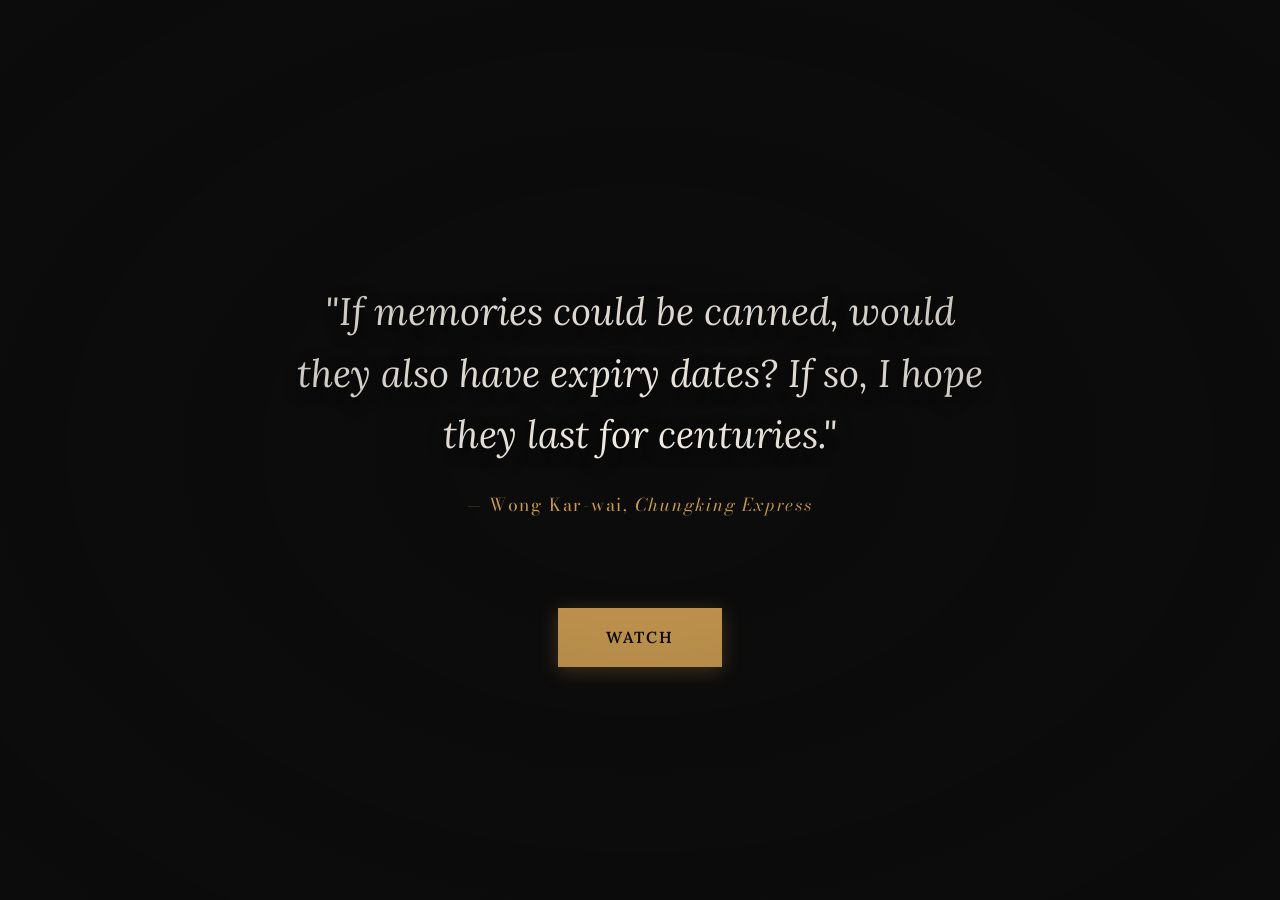
<file: index.html>
<!DOCTYPE html>
<html lang="en">
<head>
    <meta charset="UTF-8">
    <meta name="viewport" content="width=device-width, initial-scale=1.0">
    <meta name="description" content="Explore the cinematic universe of Wong Kar-wai">
    <title>Wong Kar-wai | Filmmaker</title>
    
    <!-- Google Fonts -->
    <link rel="preconnect" href="https://fonts.googleapis.com">
    <link rel="preconnect" href="https://fonts.gstatic.com" crossorigin>
    <link href="https://fonts.googleapis.com/css2?family=Bodoni+Moda:wght@400;700;900&family=Lora:wght@400;500;600&display=swap" rel="stylesheet">
    
    <!-- Bootstrap CSS -->
    <link href="https://cdn.jsdelivr.net/npm/bootstrap@5.3.0/dist/css/bootstrap.min.css" rel="stylesheet">
    
    <!-- Custom CSS -->
    <link rel="stylesheet" href="style.css">
</head>
<body class="index-page">
    
    <!-- Initial Quote Section -->
    <section id="quote-section" class="full-screen-section active">
        <div class="container h-100">
            <div class="row h-100 align-items-center justify-content-center">
                <div class="col-lg-8 text-center">
                    <blockquote class="quote fade-in">
                        <p class="quote-text">"If memories could be canned, would they also have expiry dates? If so, I hope they last for centuries."</p>
                        <footer class="quote-author">— Wong Kar-wai, <cite>Chungking Express</cite></footer>
                    </blockquote>
                    <button id="watch-btn" class="btn-watch fade-in-delay">WATCH</button>
                </div>
            </div>
        </div>
    </section>

    <!-- Video Section (hidden initially) -->

    <!-- Video Section (hidden initially) -->
    <section id="video-section" class="full-screen-section" style="display:none;">
    <div class="video-container">
        <iframe 
        id="intro-video"
        class="fullscreen-video"
        src="https://player.vimeo.com/video/1135144532?background=1&autoplay=0&loop=1&muted=1"
        frameborder="0"
        allow="autoplay; fullscreen; picture-in-picture"
        allowfullscreen>
        </iframe>

        <!-- Прозрачный слой для кликов -->
        <div class="video-overlay click-catcher"></div>
    </div>
    </section>


    <!-- Name Reveal Section (shown after video) -->
    <section id="name-section" class="full-screen-section">
        <div class="container h-100">
            <div class="row h-100 align-items-center justify-content-center">
                <div class="col-12 text-center">
                    <h1 class="director-name fade-in-slow">WONG KAR-WAI</h1>
                    <p class="director-subtitle fade-in-slower">王家衛</p>
                    <a href="biography.html" class="btn-explore fade-in-slowest">EXPLORE</a>
                </div>
            </div>
        </div>
    </section>

    <!-- jQuery -->
    <script src="https://code.jquery.com/jquery-3.6.0.min.js"></script>
    
    <!-- Bootstrap JS -->
    <script src="https://cdn.jsdelivr.net/npm/bootstrap@5.3.0/dist/js/bootstrap.bundle.min.js"></script>
    
    <!-- Custom JS -->
    <script src="script.js"></script>

</body>
</html>
</file>
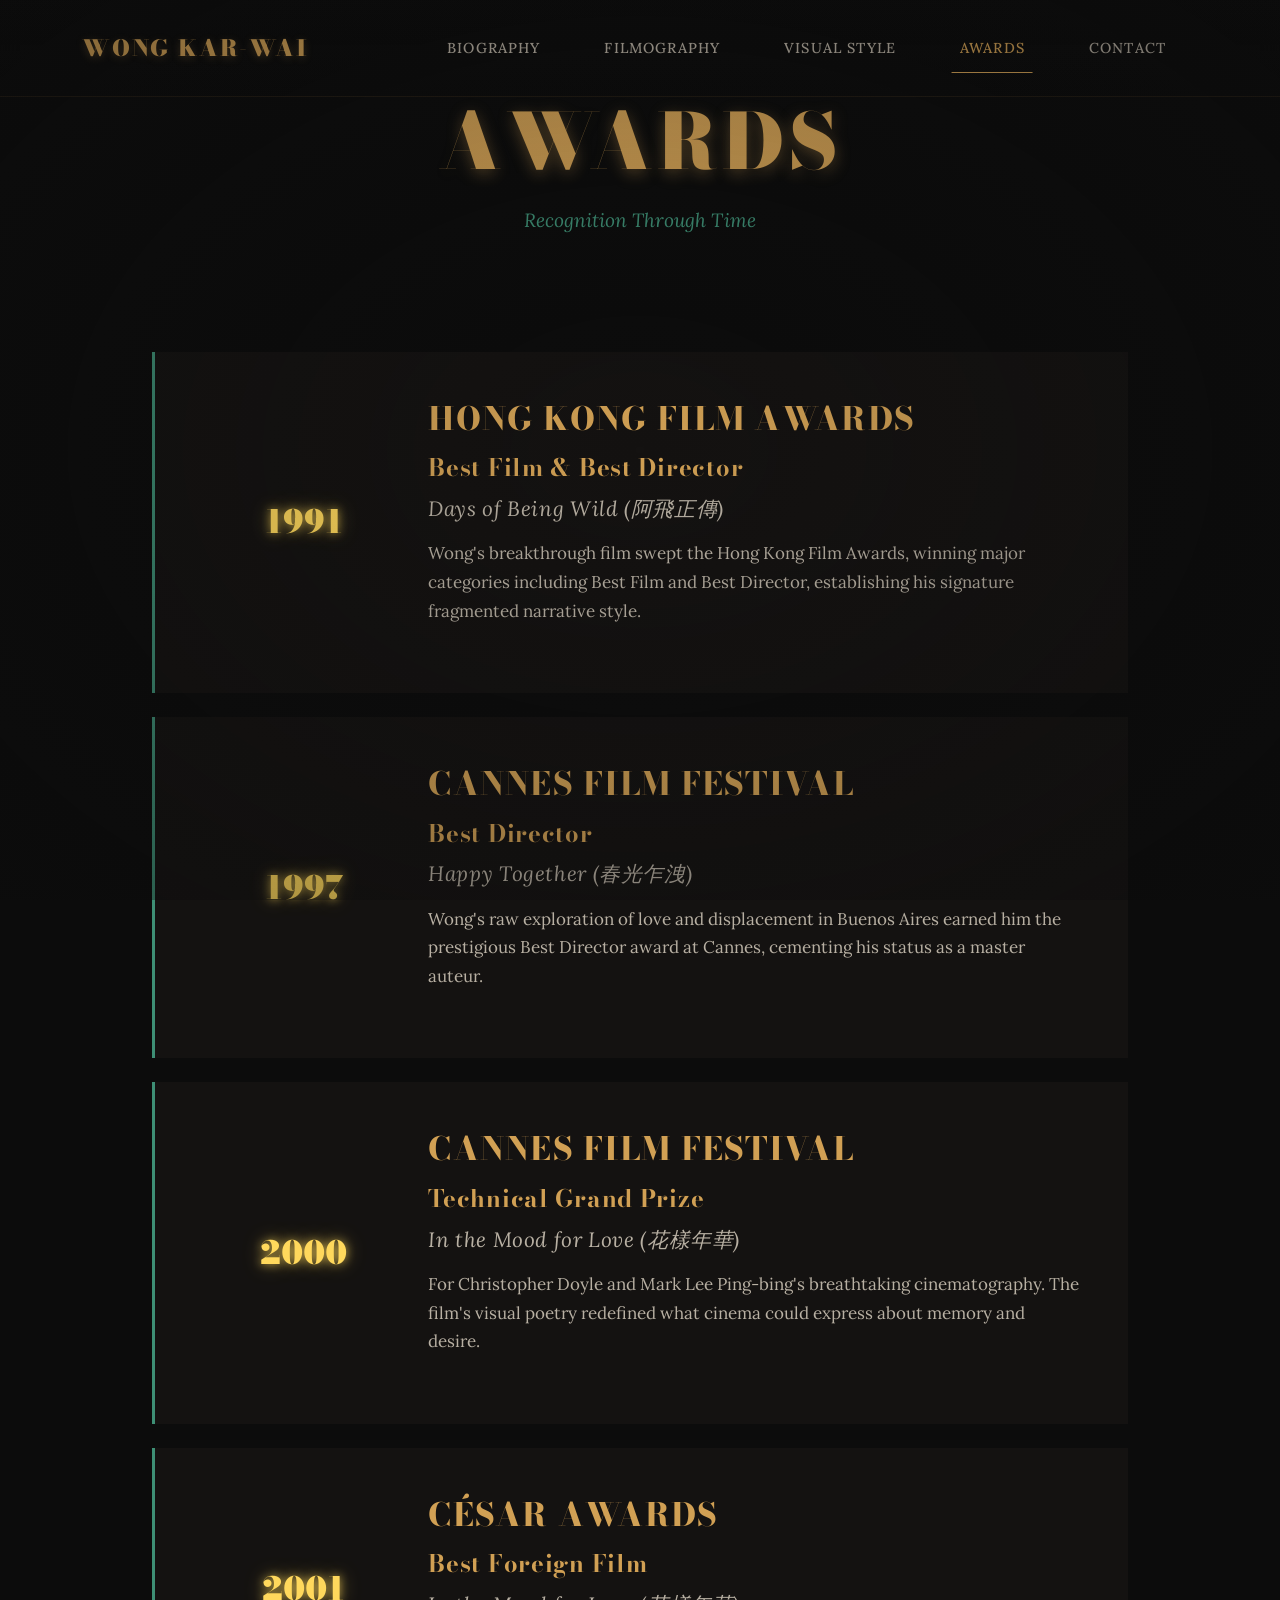
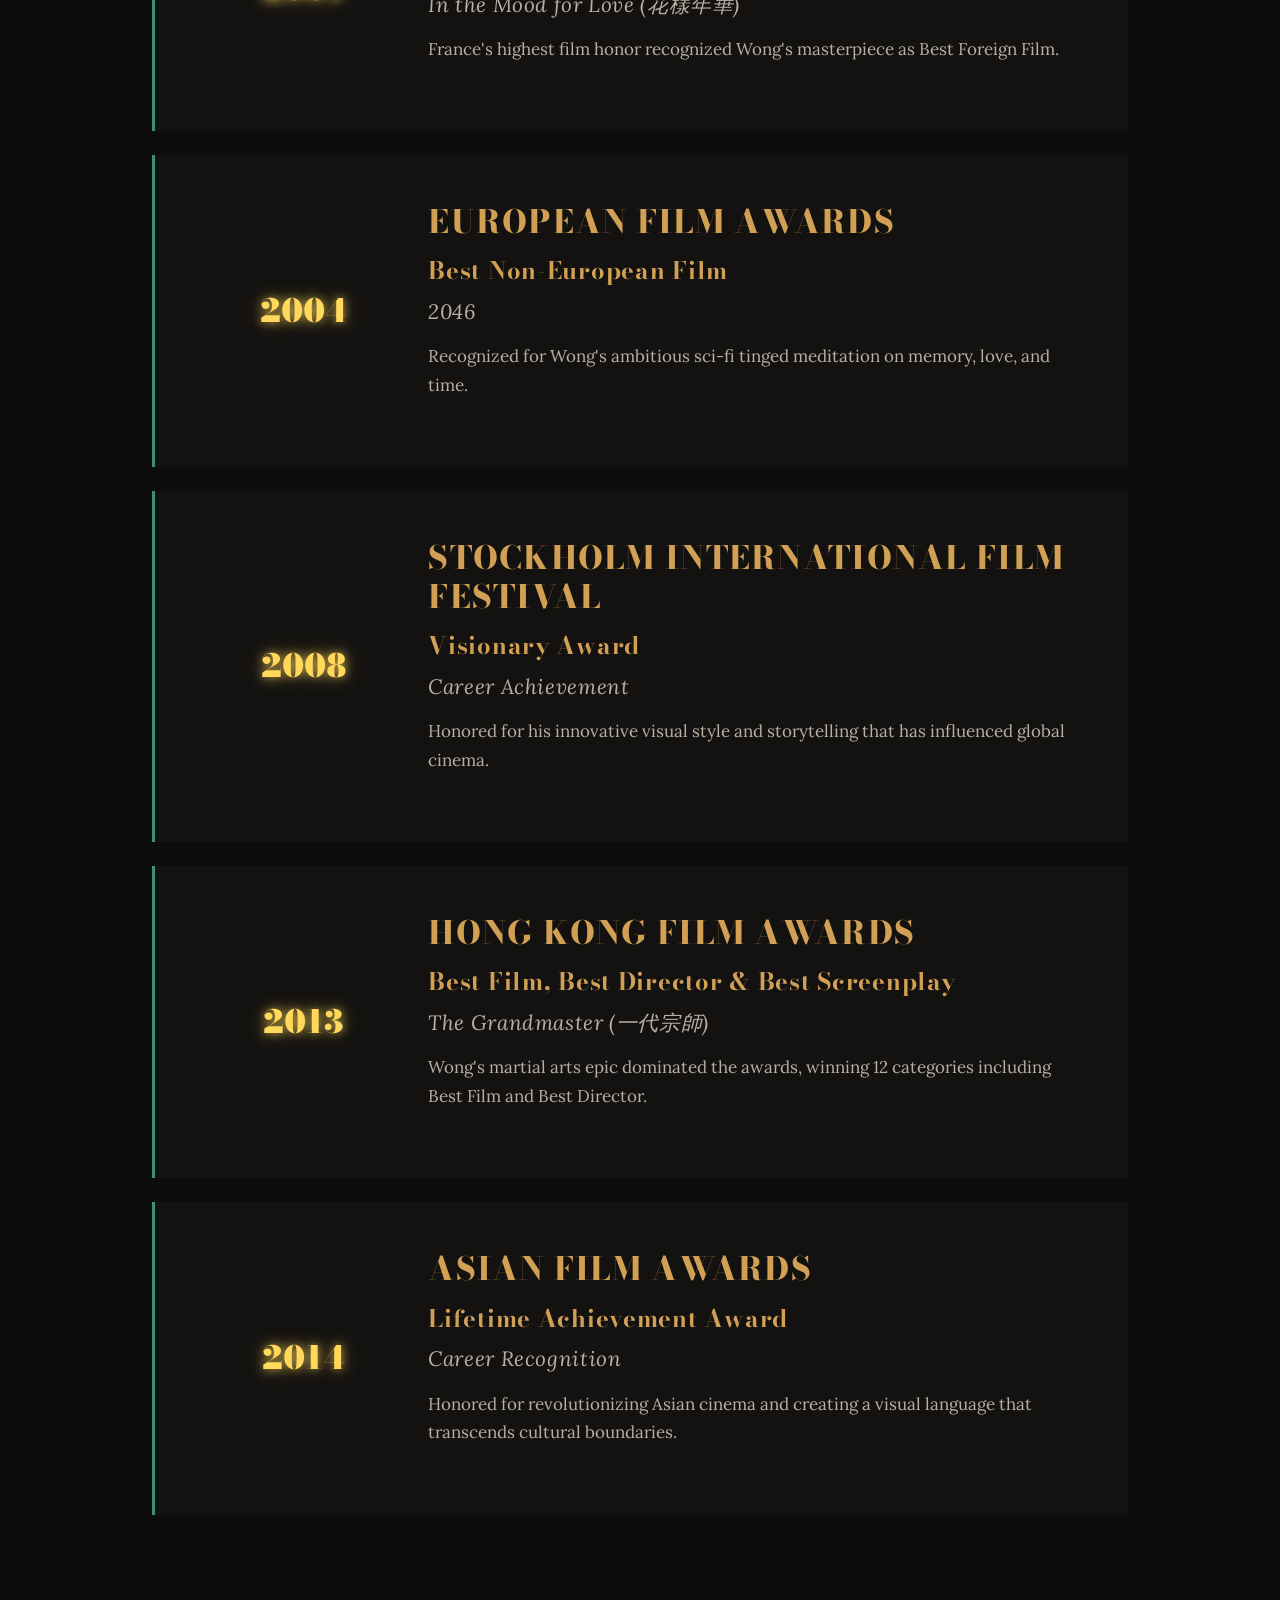
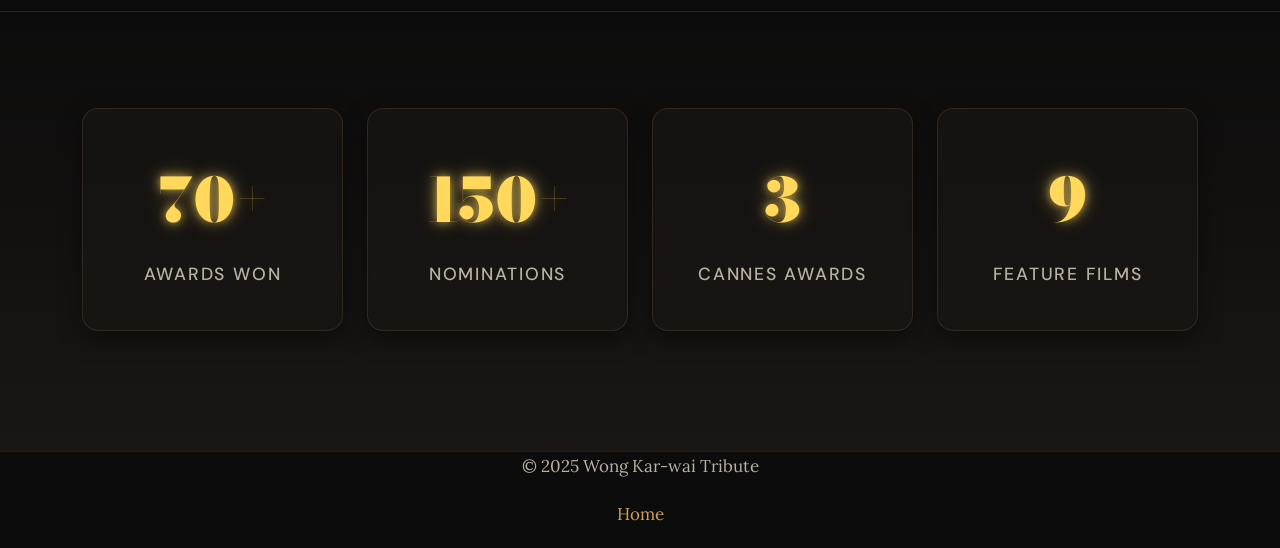
<file: awards.html>
<!DOCTYPE html>
<html lang="en">
<head>
    <meta charset="UTF-8">
    <meta name="viewport" content="width=device-width, initial-scale=1.0">
    <meta name="description" content="Awards and Recognition — Wong Kar-wai">
    <title>Awards | Wong Kar-wai</title>
    
    <!-- Google Fonts -->
    <link rel="preconnect" href="https://fonts.googleapis.com">
    <link rel="preconnect" href="https://fonts.gstatic.com" crossorigin>
    <link href="https://fonts.googleapis.com/css2?family=Bodoni+Moda:wght@400;700;900&family=DM+Sans:wght@400;500;700&family=Lora:wght@400;500;600&display=swap" rel="stylesheet">
    
    <!-- Bootstrap CSS -->
    <link href="https://cdn.jsdelivr.net/npm/bootstrap@5.3.0/dist/css/bootstrap.min.css" rel="stylesheet">
    
    <!-- Custom CSS -->
    <link rel="stylesheet" href="style.css">
</head>
<body class="awards-page">

    <!-- Navigation -->
    <nav class="navbar navbar-expand-lg sticky-top">
        <div class="container">
            <a class="navbar-brand" href="index.html">WONG KAR-WAI</a>
            <button class="navbar-toggler" type="button" data-bs-toggle="collapse" data-bs-target="#navbarNav">
                <span class="navbar-toggler-icon"></span>
            </button>
            <div class="collapse navbar-collapse" id="navbarNav">
                <ul class="navbar-nav ms-auto">
                    <li class="nav-item">
                        <a class="nav-link" href="biography.html">Biography</a>
                    </li>
                    <li class="nav-item">
                        <a class="nav-link" href="filmography.html">Filmography</a>
                    </li>
                    <li class="nav-item">
                        <a class="nav-link" href="style.html">Visual Style</a>
                    </li>
                    <li class="nav-item">
                        <a class="nav-link active" href="awards.html">Awards</a>
                    </li>
                    <li class="nav-item">
                        <a class="nav-link" href="contacts.html">Contact</a>
                    </li>
                </ul>
            </div>
        </div>
    </nav>

    <!-- Hero Section with Neon Effect -->
    <section class="awards-hero">
        <div class="neon-rain"></div>
        <div class="container">
            <div class="row">
                <div class="col-12 text-center">
                    <h1 class="neon-title fade-in-scroll" data-text="AWARDS">AWARDS</h1>
                    <p class="neon-subtitle fade-in-scroll">Recognition Through Time</p>
                    <div class="neon-line"></div>
                </div>
            </div>
        </div>
    </section>

    <!-- Awards Timeline -->
    <section class="awards-timeline">
        <div class="container">
            
            <!-- Award 1: Hong Kong Film Awards 1991 -->
            <div class="award-item fade-in-scroll" data-film="days-of-being-wild" data-color="red">
                <div class="row align-items-center">
                    <div class="col-md-3">
                        <div class="award-year neon-yellow">1991</div>
                    </div>
                    <div class="col-md-9">
                        <div class="award-content">
                            <h3 class="award-title">Hong Kong Film Awards</h3>
                            <h4 class="award-category">Best Film & Best Director</h4>
                            <p class="award-film">Days of Being Wild (阿飛正傳)</p>
                            <p class="award-description">
                                Wong's breakthrough film swept the Hong Kong Film Awards, winning major categories including Best Film and Best Director, establishing his signature fragmented narrative style.
                            </p>
                        </div>
                    </div>
                </div>
            </div>

            <!-- Award 2: Cannes 1997 -->
            <div class="award-item fade-in-scroll" data-film="happy-together" data-color="pink">
                <div class="row align-items-center">
                    <div class="col-md-3">
                        <div class="award-year neon-yellow">1997</div>
                    </div>
                    <div class="col-md-9">
                        <div class="award-content">
                            <h3 class="award-title">Cannes Film Festival</h3>
                            <h4 class="award-category">Best Director</h4>
                            <p class="award-film">Happy Together (春光乍洩)</p>
                            <p class="award-description">
                                Wong's raw exploration of love and displacement in Buenos Aires earned him the prestigious Best Director award at Cannes, cementing his status as a master auteur.
                            </p>
                        </div>
                    </div>
                </div>
            </div>

            <!-- Award 3: Cannes 2000 -->
            <div class="award-item fade-in-scroll" data-film="in-the-mood-for-love" data-color="blue">
                <div class="row align-items-center">
                    <div class="col-md-3">
                        <div class="award-year neon-yellow">2000</div>
                    </div>
                    <div class="col-md-9">
                        <div class="award-content">
                            <h3 class="award-title">Cannes Film Festival</h3>
                            <h4 class="award-category">Technical Grand Prize</h4>
                            <p class="award-film">In the Mood for Love (花樣年華)</p>
                            <p class="award-description">
                                For Christopher Doyle and Mark Lee Ping-bing's breathtaking cinematography. The film's visual poetry redefined what cinema could express about memory and desire.
                            </p>
                        </div>
                    </div>
                </div>
            </div>

            <!-- Award 4: César Awards 2001 -->
            <div class="award-item fade-in-scroll" data-film="in-the-mood-for-love" data-color="yellow">
                <div class="row align-items-center">
                    <div class="col-md-3">
                        <div class="award-year neon-yellow">2001</div>
                    </div>
                    <div class="col-md-9">
                        <div class="award-content">
                            <h3 class="award-title">César Awards</h3>
                            <h4 class="award-category">Best Foreign Film</h4>
                            <p class="award-film">In the Mood for Love (花樣年華)</p>
                            <p class="award-description">
                                France's highest film honor recognized Wong's masterpiece as Best Foreign Film.
                            </p>
                        </div>
                    </div>
                </div>
            </div>

            <!-- Award 5: European Film Awards 2004 -->
            <div class="award-item fade-in-scroll" data-film="2046" data-color="purple">
                <div class="row align-items-center">
                    <div class="col-md-3">
                        <div class="award-year neon-yellow">2004</div>
                    </div>
                    <div class="col-md-9">
                        <div class="award-content">
                            <h3 class="award-title">European Film Awards</h3>
                            <h4 class="award-category">Best Non-European Film</h4>
                            <p class="award-film">2046</p>
                            <p class="award-description">
                                Recognized for Wong's ambitious sci-fi tinged meditation on memory, love, and time.
                            </p>
                        </div>
                    </div>
                </div>
            </div>

            <!-- Award 6: Stockholm 2008 -->
            <div class="award-item fade-in-scroll" data-color="green">
                <div class="row align-items-center">
                    <div class="col-md-3">
                        <div class="award-year neon-yellow">2008</div>
                    </div>
                    <div class="col-md-9">
                        <div class="award-content">
                            <h3 class="award-title">Stockholm International Film Festival</h3>
                            <h4 class="award-category">Visionary Award</h4>
                            <p class="award-film">Career Achievement</p>
                            <p class="award-description">
                                Honored for his innovative visual style and storytelling that has influenced global cinema.
                            </p>
                        </div>
                    </div>
                </div>
            </div>

            <!-- Award 7: Hong Kong Film Awards 2013 -->
            <div class="award-item fade-in-scroll" data-film="the-grandmaster" data-color="blue">
                <div class="row align-items-center">
                    <div class="col-md-3">
                        <div class="award-year neon-yellow">2013</div>
                    </div>
                    <div class="col-md-9">
                        <div class="award-content">
                            <h3 class="award-title">Hong Kong Film Awards</h3>
                            <h4 class="award-category">Best Film, Best Director & Best Screenplay</h4>
                            <p class="award-film">The Grandmaster (一代宗師)</p>
                            <p class="award-description">
                                Wong's martial arts epic dominated the awards, winning 12 categories including Best Film and Best Director.
                            </p>
                        </div>
                    </div>
                </div>
            </div>

            <!-- Award 8: Asian Film Awards 2014 -->
            <div class="award-item fade-in-scroll" data-color="purple">
                <div class="row align-items-center">
                    <div class="col-md-3">
                        <div class="award-year neon-yellow">2014</div>
                    </div>
                    <div class="col-md-9">
                        <div class="award-content">
                            <h3 class="award-title">Asian Film Awards</h3>
                            <h4 class="award-category">Lifetime Achievement Award</h4>
                            <p class="award-film">Career Recognition</p>
                            <p class="award-description">
                                Honored for revolutionizing Asian cinema and creating a visual language that transcends cultural boundaries.
                            </p>
                        </div>
                    </div>
                </div>
            </div>

        </div>
    </section>

    <!-- Stats Section -->
    <section class="awards-stats">
        <div class="container">
            <div class="row text-center">
                <div class="col-md-3 col-6 mb-4">
                    <div class="stat-box fade-in-scroll">
                        <div class="stat-number neon-yellow">70+</div>
                        <div class="stat-label">Awards Won</div>
                    </div>
                </div>
                <div class="col-md-3 col-6 mb-4">
                    <div class="stat-box fade-in-scroll">
                        <div class="stat-number neon-yellow">150+</div>
                        <div class="stat-label">Nominations</div>
                    </div>
                </div>
                <div class="col-md-3 col-6 mb-4">
                    <div class="stat-box fade-in-scroll">
                        <div class="stat-number neon-yellow">3</div>
                        <div class="stat-label">Cannes Awards</div>
                    </div>
                </div>
                <div class="col-md-3 col-6 mb-4">
                    <div class="stat-box fade-in-scroll">
                        <div class="stat-number neon-yellow">9</div>
                        <div class="stat-label">Feature Films</div>
                    </div>
                </div>
            </div>
        </div>
    </section>

    <!-- Footer -->
    <footer class="site-footer">
        <div class="container">
            <div class="row">
                <div class="col-12 text-center">
                    <p class="footer-text">&copy; 2025 Wong Kar-wai Tribute</p>
                    <p class="footer-links">
                        <a href="index.html">Home</a>
                    </p>
                </div>
            </div>
        </div>
    </footer>

    <!-- jQuery -->
    <script src="https://code.jquery.com/jquery-3.6.0.min.js"></script>
    <script src="https://cdn.jsdelivr.net/npm/bootstrap@5.3.0/dist/js/bootstrap.bundle.min.js"></script>
    <script src="script.js"></script>

</body>
</html>
</file>
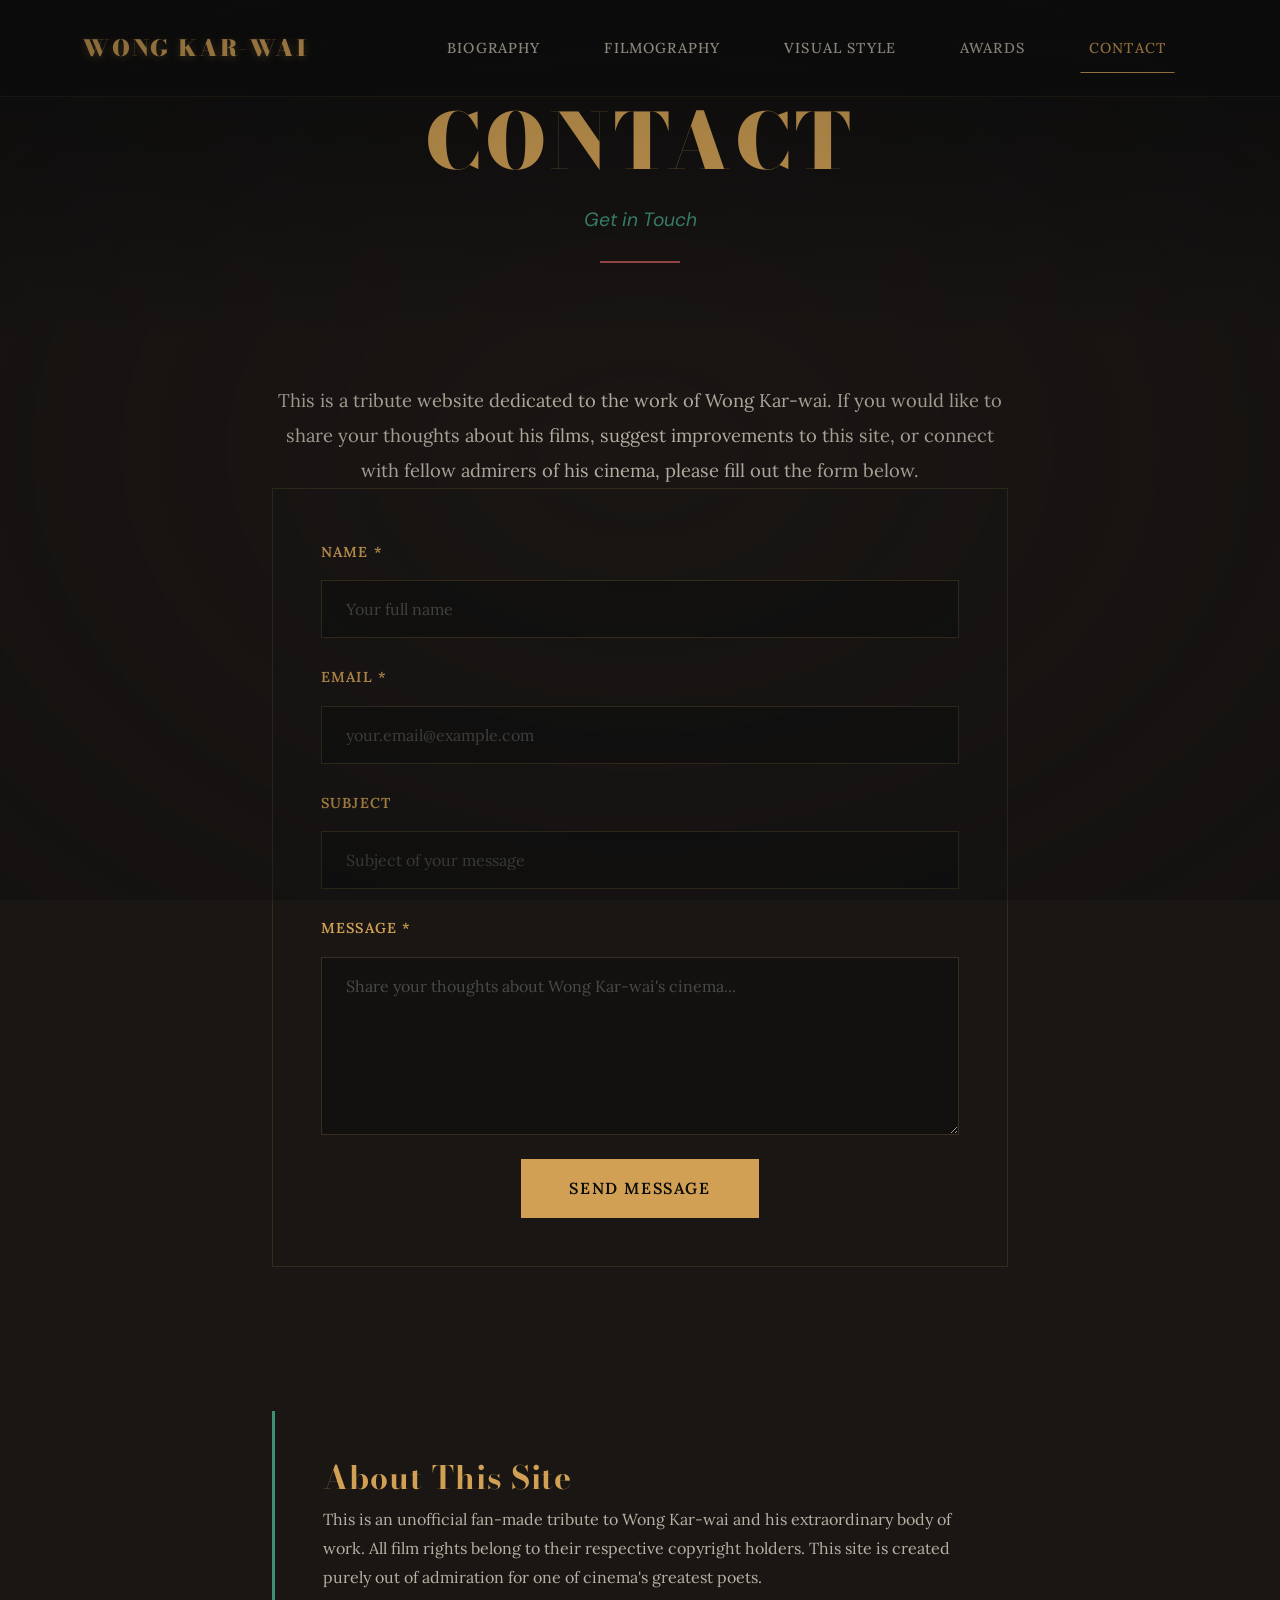
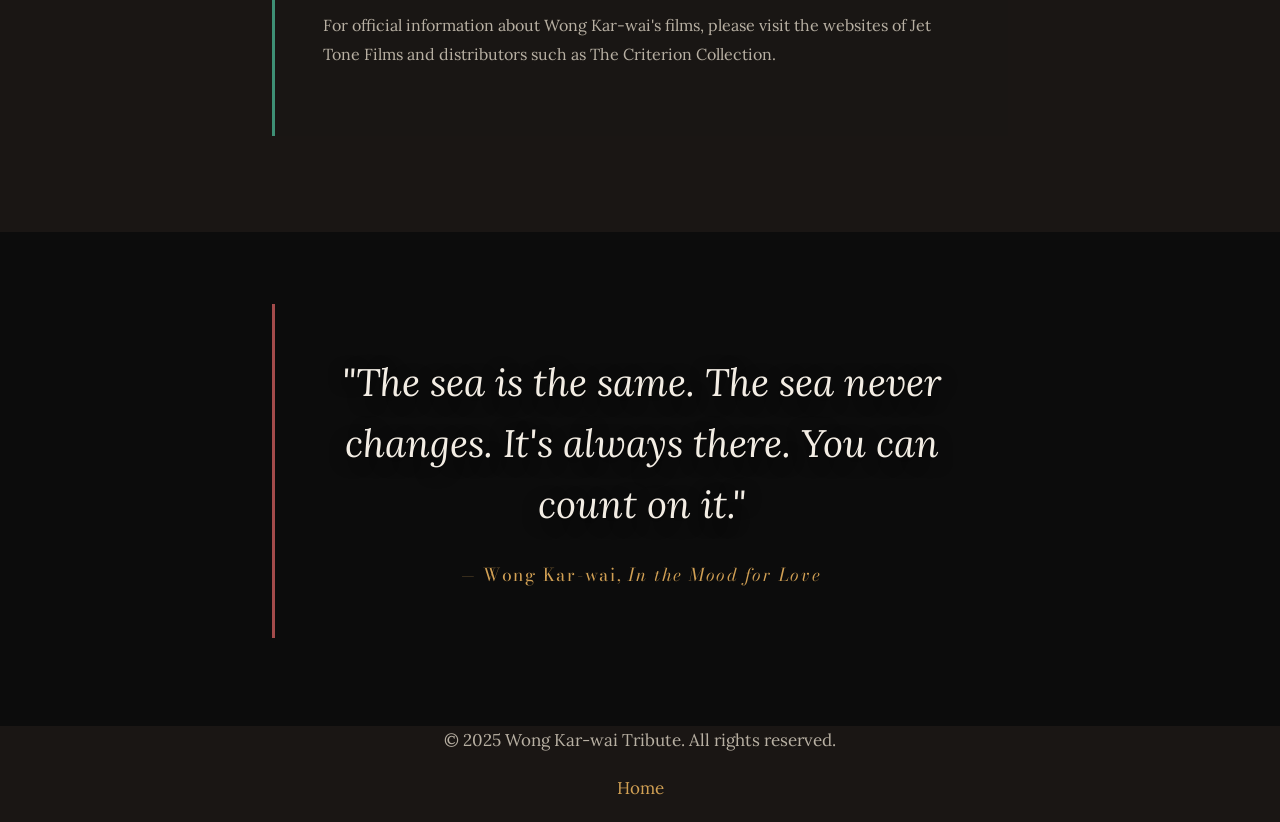
<file: contacts.html>
<!DOCTYPE html>
<html lang="en">
<head>
    <meta charset="UTF-8">
    <meta name="viewport" content="width=device-width, initial-scale=1.0">
    <meta name="description" content="Contact page for Wong Kar-wai tribute site">
    <title>Contact | Wong Kar-wai</title>
    
    <!-- Google Fonts -->
    <link rel="preconnect" href="https://fonts.googleapis.com">
    <link rel="preconnect" href="https://fonts.gstatic.com" crossorigin>
    <link href="https://fonts.googleapis.com/css2?family=Bodoni+Moda:wght@400;700;900&family=DM+Sans:wght@400;500;700&family=Lora:wght@400;500;600&display=swap" rel="stylesheet">
    
    <!-- Bootstrap CSS -->
    <link href="https://cdn.jsdelivr.net/npm/bootstrap@5.3.0/dist/css/bootstrap.min.css" rel="stylesheet">
    
    <!-- Custom CSS -->
    <link rel="stylesheet" href="style.css">
</head>
<body class="contacts-page">

    <!-- Navigation -->
    <nav class="navbar navbar-expand-lg sticky-top">
        <div class="container">
            <a class="navbar-brand" href="index.html">WONG KAR-WAI</a>
            <button class="navbar-toggler" type="button" data-bs-toggle="collapse" data-bs-target="#navbarNav">
                <span class="navbar-toggler-icon"></span>
            </button>
            <div class="collapse navbar-collapse" id="navbarNav">
                <ul class="navbar-nav ms-auto">
                    <li class="nav-item">
                        <a class="nav-link" href="biography.html">Biography</a>
                    </li>
                    <li class="nav-item">
                        <a class="nav-link" href="filmography.html">Filmography</a>
                    </li>
                    <li class="nav-item">
                        <a class="nav-link" href="style.html">Visual Style</a>
                    </li>
                    <li class="nav-item">
                        <a class="nav-link" href="awards.html">Awards</a>
                    </li>
                    <li class="nav-item">
                        <a class="nav-link active" href="contacts.html">Contact</a>
                    </li>
                </ul>
            </div>
        </div>
    </nav>

    <!-- Hero Section -->
    <section class="contact-hero">
        <div class="container">
            <div class="row">
                <div class="col-12 text-center">
                    <h1 class="page-title fade-in-scroll">CONTACT</h1>
                    <p class="hero-subtitle fade-in-scroll">Get in Touch</p>
                    <div class="title-divider"></div>
                </div>
            </div>
        </div>
    </section>

    <!-- Contact Form Section -->
    <section class="contact-form-section">
        <div class="container">
            <div class="row justify-content-center">
                <div class="col-lg-8">
                    
                    <!-- Introduction Text -->
                    <div class="contact-intro fade-in-scroll">
                        <p class="intro-text">
                            This is a tribute website dedicated to the work of Wong Kar-wai. If you would like to share your thoughts about his films, suggest improvements to this site, or connect with fellow admirers of his cinema, please fill out the form below.
                        </p>
                    </div>

                    <!-- Contact Form -->
                    <form id="contact-form" class="contact-form fade-in-scroll" novalidate>
                        
                        <!-- Name Field -->
                        <div class="mb-4">
                            <label for="name" class="form-label">Name *</label>
                            <input 
                                type="text" 
                                class="form-control" 
                                id="name" 
                                name="name" 
                                placeholder="Your full name"
                                required
                            >
                            <div class="invalid-feedback">
                                Please enter your name.
                            </div>
                        </div>

                        <!-- Email Field -->
                        <div class="mb-4">
                            <label for="email" class="form-label">Email *</label>
                            <input 
                                type="email" 
                                class="form-control" 
                                id="email" 
                                name="email" 
                                placeholder="your.email@example.com"
                                required
                            >
                            <div class="invalid-feedback">
                                Please enter a valid email address.
                            </div>
                        </div>

                        <!-- Subject Field -->
                        <div class="mb-4">
                            <label for="subject" class="form-label">Subject</label>
                            <input 
                                type="text" 
                                class="form-control" 
                                id="subject" 
                                name="subject" 
                                placeholder="Subject of your message"
                            >
                        </div>

                        <!-- Message Field -->
                        <div class="mb-4">
                            <label for="message" class="form-label">Message *</label>
                            <textarea 
                                class="form-control" 
                                id="message" 
                                name="message" 
                                rows="6" 
                                placeholder="Share your thoughts about Wong Kar-wai's cinema..."
                                required
                            ></textarea>
                            <div class="invalid-feedback">
                                Please enter your message.
                            </div>
                        </div>

                        <!-- Submit Button -->
                        <div class="text-center">
                            <button type="submit" class="btn-submit">Send Message</button>
                        </div>

                        <!-- Success Message (hidden by default) -->
                        <div id="success-message" class="alert alert-success mt-4" style="display: none;">
                            <strong>Thank you!</strong> Your message has been sent successfully.
                        </div>

                        <!-- Error Message (hidden by default) -->
                        <div id="error-message" class="alert alert-danger mt-4" style="display: none;">
                            <strong>Error!</strong> Please check the form and try again.
                        </div>

                    </form>

                </div>
            </div>
        </div>
    </section>

    <!-- Additional Info Section -->
    <section class="contact-info-section">
        <div class="container">
            <div class="row justify-content-center">
                <div class="col-lg-8">
                    <div class="info-box fade-in-scroll">
                        <h3 class="info-title">About This Site</h3>
                        <p class="info-text">
                            This is an unofficial fan-made tribute to Wong Kar-wai and his extraordinary body of work. All film rights belong to their respective copyright holders. This site is created purely out of admiration for one of cinema's greatest poets.
                        </p>
                        <p class="info-text">
                            For official information about Wong Kar-wai's films, please visit the websites of Jet Tone Films and distributors such as The Criterion Collection.
                        </p>
                    </div>
                </div>
            </div>
        </div>
    </section>

    <!-- Quote Section -->
    <section class="contact-quote-section">
        <div class="container">
            <div class="row justify-content-center">
                <div class="col-lg-8 text-center">
                    <blockquote class="contact-quote fade-in-scroll">
                        <p class="quote-text">"The sea is the same. The sea never changes. It's always there. You can count on it."</p>
                        <footer class="quote-author">— Wong Kar-wai, <cite>In the Mood for Love</cite></footer>
                    </blockquote>
                </div>
            </div>
        </div>
    </section>

    <!-- Footer -->
    <footer class="site-footer">
        <div class="container">
            <div class="row">
                <div class="col-12 text-center">
                    <p class="footer-text">&copy; 2025 Wong Kar-wai Tribute. All rights reserved.</p>
                    <p class="footer-links">
                        <a href="index.html">Home</a>
                    </p>
                </div>
            </div>
        </div>
    </footer>

    <!-- jQuery -->
    <script src="https://code.jquery.com/jquery-3.6.0.min.js"></script>
    
    <!-- Bootstrap JS -->
    <script src="https://cdn.jsdelivr.net/npm/bootstrap@5.3.0/dist/js/bootstrap.bundle.min.js"></script>
    
    <!-- Custom JS -->
    <script src="script.js"></script>

</body>
</html>
</file>
<file: style.css>
:root {
    /* Primary Colors — Wong Kar-wai Palette */
    --deep-noir: #0c0c0c;
    --vintage-gold: #d1a054;
    --soft-maroon: #a34b4b;
    --dim-jade: #3e8f75;
    --off-white: #f3ede4;
    --muted-gray: #6f6f6f;
   
    /* Functional Colors */
    --bg-primary: #0c0c0c;
    --bg-secondary: #1a1614;
    --text-primary: #f3ede4;
    --text-secondary: #b8b0a3;
    --accent-primary: #d1a054;
    --accent-hover: #e8c67a;
   
    /* Spacing System — 16/24/48px grid */
    --spacing-xs: 16px;
    --spacing-sm: 24px;
    --spacing-md: 48px;
    --spacing-lg: 72px;
    --spacing-xl: 96px;
   
    /* Animation Timing */
    --transition-fast: 0.2s cubic-bezier(0.4, 0, 0.2, 1);
    --transition-base: 0.3s cubic-bezier(0.4, 0, 0.2, 1);
    --transition-slow: 0.5s cubic-bezier(0.4, 0, 0.2, 1);
    --hover-delay: 0.25s;
    /* New Palette Addition */
    --deep-emerald: #0a2e2a;
    --blood-red: #9b1d2e;
    --neon-gold: #ffb84d;
    --smoke-white: #f8f1e9;
    --dark-void: #0f0f0f;
}
/* GLOBAL RESET & BASE*/
* {
    margin: 0;
    padding: 0;
    box-sizing: border-box;
}
html {
    scroll-behavior: smooth;
}
body {
    font-family: 'Lora', serif;
    font-size: 17px;
    line-height: 1.7;
    color: var(--text-primary);
    background-color: var(--deep-noir);
    overflow-x: hidden;
    position: relative;
}
/* Subtle vignette effect */
body::before {
    content: '';
    position: fixed;
    top: 0;
    left: 0;
    width: 100%;
    height: 100%;
    background: radial-gradient(
        ellipse at center,
        transparent 0%,
        rgba(12, 12, 12, 0.4) 100%
    );
    pointer-events: none;
    z-index: 9999;
}
/* TYPOGRAPHY*/
h1, h2, h3, h4, h5, h6 {
    font-family: 'Bodoni Moda', serif;
    font-weight: 700;
    letter-spacing: 0.03em;
    line-height: 1.2;
    color: var(--vintage-gold);
}
h1 {
    font-size: clamp(2.5rem, 6vw, 5rem);
    font-weight: 900;
}
h2 {
    font-size: clamp(2rem, 4vw, 3.5rem);
}
h3 {
    font-size: clamp(1.5rem, 3vw, 2.5rem);
}
p {
    margin-bottom: 1.2rem;
    color: var(--text-secondary);
}
a {
    text-decoration: none;
    color: var(--vintage-gold);
    transition: all 0.4s cubic-bezier(0.4, 0, 0.2, 1);
}
a:hover {
    color: var(--accent-hover);
}
/*NAVIGATION — ELEGANT MINIMAL*/
.navbar {
    position: fixed;
    top: 0;
    left: 0;
    width: 100%;
    padding: var(--spacing-sm) 0;
    background: linear-gradient(
        180deg,
        rgba(12, 12, 12, 0.98) 0%,
        rgba(12, 12, 12, 0.85) 100%
    );
    backdrop-filter: blur(12px);
    z-index: 1000;
    border-bottom: 1px solid rgba(209, 160, 84, 0.1);
    transition: all var(--transition-base);
}
.navbar.scrolled {
    background: rgba(12, 12, 12, 0.95);
    box-shadow: 0 8px 32px rgba(0, 0, 0, 0.4);
}
/* Override Bootstrap navbar-light/bg-white */
.navbar.navbar-light,
.navbar.bg-white {
    background: linear-gradient(
        180deg,
        rgba(12, 12, 12, 0.98) 0%,
        rgba(12, 12, 12, 0.85) 100%
    ) !important;
}
.navbar-toggler {
    border-color: rgba(209, 160, 84, 0.3);
}
.navbar-toggler-icon {
    background-image: url("data:image/svg+xml,%3csvg xmlns='http://www.w3.org/2000/svg' viewBox='0 0 30 30'%3e%3cpath stroke='rgba(209, 160, 84, 0.85)' stroke-linecap='round' stroke-miterlimit='10' stroke-width='2' d='M4 7h22M4 15h22M4 23h22'/%3e%3c/svg%3e");
}
.navbar-brand {
    font-family: 'Bodoni Moda', serif;
    font-size: 1.4rem;
    font-weight: 900;
    letter-spacing: 0.08em;
    color: var(--vintage-gold) !important;
    text-shadow: 0 2px 8px rgba(209, 160, 84, 0.3);
    transition: all var(--transition-base);
}
.navbar-brand:hover {
    color: var(--accent-hover) !important;
    text-shadow: 0 2px 12px rgba(209, 160, 84, 0.5);
}
.nav-link {
    font-family: 'Lora', serif;
    font-size: 0.9rem;
    font-weight: 500;
    letter-spacing: 0.08em;
    color: var(--text-secondary) !important;
    margin: 0 var(--spacing-sm);
    text-transform: uppercase;
    position: relative;
    transition: color var(--transition-base);
}
.nav-link:hover,
.nav-link.active {
    color: var(--vintage-gold) !important;
    transition-delay: var(--hover-delay);
}
.nav-link::after {
    content: '';
    position: absolute;
    bottom: -5px;
    left: 50%;
    width: 0;
    height: 1px;
    background: var(--vintage-gold);
    transform: translateX(-50%);
    transition: width var(--transition-slow);
}
.nav-link:hover::after,
.nav-link.active::after {
    width: 100%;
    transition-delay: var(--hover-delay);
}
/*INDEX PAGE*/
.index-page {
    background: var(--deep-noir);
}
.full-screen-section {
    min-height: 100vh;
    display: none;
    background: var(--deep-noir);
    color: var(--text-primary);
}
.full-screen-section.active {
    display: flex;
    align-items: center;
    justify-content: center;
}
/* Quote Section */
.quote {
    text-align: center;
    padding: var(--spacing-md) var(--spacing-sm);
    max-width: 900px;
}
.quote-text {
    font-size: clamp(1.5rem, 3vw, 2.5rem);
    font-style: italic;
    line-height: 1.6;
    color: var(--off-white);
    margin-bottom: var(--spacing-sm);
    text-shadow: 0 4px 16px rgba(0, 0, 0, 0.6);
}
.quote-author {
    font-family: 'Bodoni Moda', serif;
    font-size: 1.1rem;
    color: var(--vintage-gold);
    letter-spacing: 0.1em;
}
/* Buttons */
.btn-watch,
.btn-explore {
    font-family: 'Lora', serif;
    font-size: 1rem;
    font-weight: 600;
    letter-spacing: 0.12em;
    color: var(--deep-noir);
    background: var(--vintage-gold);
    border: none;
    padding: var(--spacing-xs) var(--spacing-md);
    margin-top: var(--spacing-sm);
    cursor: pointer;
    text-transform: uppercase;
    transition: all var(--transition-slow);
    box-shadow: 0 4px 20px rgba(209, 160, 84, 0.3);
}
.btn-watch:hover,
.btn-explore:hover {
    background: var(--accent-hover);
    transform: translateY(-3px);
    box-shadow: 0 8px 32px rgba(209, 160, 84, 0.5);
    transition-delay: var(--hover-delay);
}
/* Video Section */
.video-container {
    width: 100%;
    height: 100vh;
    position: relative;
    overflow: hidden;
}
.fullscreen-video {
    width: 100%;
    height: 100%;
    object-fit: cover;
    opacity: 0.5;
    filter: brightness(0.7) contrast(1.1);
}
.video-overlay.click-catcher {
  position: absolute;
  top: 0;
  left: 0;
  width: 100%;
  height: 100%;
  z-index: 5; /* выше iframe */
  background: transparent;
  cursor: pointer;
}
/* Name Reveal */
.director-name {
    font-size: clamp(3rem, 10vw, 7rem);
    font-weight: 900;
    letter-spacing: 0.05em;
    color: var(--vintage-gold);
    text-shadow: 0 8px 32px rgba(209, 160, 84, 0.4);
}
.director-subtitle {
    font-size: clamp(1.5rem, 4vw, 3rem);
    color: var(--dim-jade);
    margin-top: 1rem;
}
/*BIOGRAPHY PAGE*/
.biography-page {
    background: var(--bg-secondary);
    color: var(--text-primary);
}
.bio-hero {
    padding: var(--spacing-xl) 0 var(--spacing-md);
    background: linear-gradient(
        180deg,
        var(--deep-noir) 0%,
        var(--bg-secondary) 100%
    );
}
.page-title {
    font-size: clamp(2.5rem, 6vw, 5rem);
    font-weight: 900;
    letter-spacing: 0.05em;
    color: var(--vintage-gold);
    text-align: center;
}
.title-divider {
    width: 80px;
    height: 2px;
    background: var(--soft-maroon);
    margin: var(--spacing-sm) auto;
}
.bio-section {
    padding: var(--spacing-md) 0;
    background: var(--bg-secondary);
}
.bio-content {
    padding: var(--spacing-sm);
    margin-bottom: var(--spacing-md);
}
.section-subtitle {
    font-size: 2rem;
    font-weight: 700;
    color: var(--soft-maroon);
    margin-bottom: 1.5rem;
    letter-spacing: 0.05em;
}
.bio-text {
    font-size: 1.1rem;
    line-height: 1.8;
    color: var(--text-secondary);
}
.bio-image-wrapper {
    overflow: hidden;
    border: 1px solid rgba(209, 160, 84, 0.15);
    margin-bottom: var(--spacing-md);
    transition: border-color var(--transition-base);
}
.bio-image-wrapper:hover {
    border-color: rgba(209, 160, 84, 0.4);
    transition-delay: var(--hover-delay);
}
.bio-image {
    width: 100%;
    height: auto;
    display: block;
    filter: brightness(0.9) contrast(1.05);
    transition: all var(--transition-slow);
}
.bio-image-wrapper:hover .bio-image {
    transform: scale(1.03);
    filter: brightness(1) contrast(1.1);
}
/*FILMOGRAPHY PAGE — HORIZONTAL SCROLL*/
.filmography-page {
    background: var(--deep-noir);
    color: var(--text-primary);
}
.filmography-hero {
    padding: var(--spacing-xl) 0 var(--spacing-md);
    background: linear-gradient(
        180deg,
        var(--deep-noir) 0%,
        rgba(12, 12, 12, 0.95) 100%
    );
}
.page-title-dark {
    font-size: clamp(2.5rem, 6vw, 5rem);
    font-weight: 900;
    letter-spacing: 0.05em;
    color: var(--vintage-gold);
    text-align: center;
}
.hero-subtitle {
    font-family: 'DM Sans', sans-serif;
    font-size: 1.2rem;
    font-style: italic;
    color: var(--dim-jade);
    text-align: center;
    margin-top: 1rem;
}
.horizontal-scroll-wrapper {
    padding: var(--spacing-lg) 0;
    background: var(--deep-emerald);
    overflow: hidden;
}
.film-row {
    display: flex;
    gap: 30px;
    padding: 0 5vw;
    animation: scroll 50s linear infinite; /*Замедлила анимацию для более плавного продолжения*/
}
.film-poster-item {
    position: relative;
    flex: 0 0 570px; /* Горизонтальный формат: ширина > высоты */
    height: 320px; /* Уменьшилв высоту для landscape */
    border-radius: 16px;
    overflow: hidden;
    box-shadow: 0 20px 40px rgba(0,0,0,0.6);
    transition: all 0.6s cubic-bezier(0.23, 1, 0.32, 1);
    cursor: pointer;
}
.film-poster-item:hover {
    transform: scale(1.05) translateY(-20px);
    z-index: 10;
    box-shadow: 0 40px 80px rgba(255, 184, 77, 0.3);
}
.film-poster-item img {
    width: 100%;
    height: 100%;
    object-fit: cover;
    transition: all 0.6s;
}
.film-poster-item:hover img {
    filter: brightness(0.4);
}
.poster-overlay {
    position: absolute;
    inset: 0;
    background: linear-gradient(transparent 40%, rgba(10, 46, 42, 0.95));
    display: flex;
    flex-direction: column;
    justify-content: flex-end;
    padding: 40px;
    opacity: 0;
    transition: all 0.6s;
}
.film-poster-item:hover .poster-overlay {
    opacity: 1;
}
.poster-overlay h3 {
    font-family: 'Bodoni Moda', serif;
    font-size: 2rem;
    color: var(--neon-gold);
    margin: 0;
}
.poster-overlay h3 span {
    font-size: 1rem;
    color: var(--blood-red);
    margin-left: 10px;
}
.poster-overlay p {
    color: var(--smoke-white);
    margin: 10px 0 20px;
    font-size: 1rem;
}
.play-btn {
    background: var(--neon-gold);
    color: #000;
    border: none;
    padding: 12px 32px;
    font-weight: 600;
    letter-spacing: 2px;
    text-transform: uppercase;
    border-radius: 4px;
    cursor: pointer;
    transition: all 0.3s;
}
.play-btn:hover {
    background: white;
    transform: scale(1.1);
}
.btn-awards {
    margin-top: 10px;
}
@keyframes scroll {
    0% { transform: translateX(0); }
    100% { transform: translateX(-50%); }
}
/* STYLE PAGE*/
.style-page {
    background: var(--bg-secondary);
}
.style-hero {
    padding: var(--spacing-xl) 0 var(--spacing-md);
    background: linear-gradient(
        180deg,
        var(--deep-noir) 0%,
        var(--bg-secondary) 100%
    );
}
.style-intro {
    padding: var(--spacing-md) 0;
}
.intro-text {
    font-size: 1.15rem;
    line-height: 1.9;
    color: var(--text-secondary);
    text-align: center;
    max-width: 900px;
    margin: 0 auto;
}
.techniques-section {
    padding: var(--spacing-md) 0 var(--spacing-lg);
}
.technique-row {
    padding: var(--spacing-md) 0;
    align-items: center;
    margin-bottom: var(--spacing-md);
}
.technique-image-wrapper {
    position: relative;
    overflow: hidden;
    border: 1px solid rgba(209, 160, 84, 0.15);
    margin-bottom: var(--spacing-sm);
    transition: border-color var(--transition-base);
}
.technique-image-wrapper:hover {
    border-color: rgba(209, 160, 84, 0.4);
    transition-delay: var(--hover-delay);
}
.technique-image {
    width: 100%;
    height: auto;
    display: block;
    filter: brightness(0.9) contrast(1.05);
    transition: all var(--transition-slow);
}
.technique-image-wrapper:hover .technique-image {
    transform: scale(1.03);
    filter: brightness(1) contrast(1.1);
}
.image-overlay {
    position: absolute;
    top: 30px;
    right: 30px;
}
.overlay-number {
    font-family: 'Bodoni Moda', serif;
    font-size: 5rem;
    font-weight: 900;
    color: var(--vintage-gold);
    opacity: 0.2;
}
.technique-content {
    padding: var(--spacing-sm);
}
.technique-title {
    font-size: 2rem;
    font-weight: 700;
    color: var(--soft-maroon);
    margin-bottom: 1.5rem;
}
.technique-description {
    font-size: 1.05rem;
    line-height: 1.8;
    color: var(--text-secondary);
}
.collaborators-section {
    padding: var(--spacing-lg) 0;
    background: var(--deep-noir);
}
.section-heading {
    font-size: 3rem;
    font-weight: 900;
    color: var(--vintage-gold);
    text-align: center;
    margin-bottom: var(--spacing-md);
}
.collaborator-card {
    padding: var(--spacing-md);
    background: rgba(26, 22, 20, 0.6);
    border-left: 3px solid var(--dim-jade);
    transition: all var(--transition-base);
    margin-bottom: var(--spacing-sm);
    height: 100%;
}
.collaborator-card:hover {
    transform: translateY(-5px);
    background: rgba(26, 22, 20, 0.8);
    box-shadow: 0 12px 32px rgba(0, 0, 0, 0.3);
    transition-delay: var(--hover-delay);
}
.collaborator-name {
    font-size: 1.5rem;
    font-weight: 700;
    color: var(--vintage-gold);
}
.collaborator-role {
    font-size: 0.85rem;
    font-weight: 600;
    color: var(--dim-jade);
    text-transform: uppercase;
    letter-spacing: 0.1em;
    margin: 0.5rem 0 1rem;
}
.collaborator-text {
    font-size: 1rem;
    line-height: 1.7;
    color: var(--text-secondary);
}
/* CONTACTS PAGE*/
.contacts-page {
    background: var(--bg-secondary);
}
.contact-hero {
    padding: var(--spacing-xl) 0 var(--spacing-md);
    background: linear-gradient(
        180deg,
        var(--deep-noir) 0%,
        var(--bg-secondary) 100%
    );
}
.contact-form-section {
    padding: var(--spacing-md) 0;
}
.contact-form {
    background: rgba(26, 22, 20, 0.6);
    padding: var(--spacing-md);
    border: 1px solid rgba(209, 160, 84, 0.15);
    margin-bottom: var(--spacing-md);
}
.form-label {
    font-family: 'Lora', serif;
    font-size: 0.9rem;
    font-weight: 600;
    letter-spacing: 0.08em;
    text-transform: uppercase;
    color: var(--vintage-gold);
    margin-bottom: var(--spacing-xs);
}
.form-control {
    font-family: 'Lora', serif;
    background: rgba(12, 12, 12, 0.5);
    border: 1px solid rgba(209, 160, 84, 0.2);
    border-radius: 0;
    padding: var(--spacing-xs) var(--spacing-sm);
    color: var(--text-primary);
    transition: all var(--transition-base);
    margin-bottom: var(--spacing-sm);
}
.form-control:focus {
    background: rgba(12, 12, 12, 0.7);
    border-color: var(--vintage-gold);
    box-shadow: 0 0 0 3px rgba(209, 160, 84, 0.1);
    color: var(--off-white);
    outline: none;
}
.form-control::placeholder {
    color: var(--muted-gray);
    opacity: 0.6;
}
.btn-submit {
    font-family: 'Lora', serif;
    font-size: 1rem;
    font-weight: 600;
    letter-spacing: 0.1em;
    color: var(--deep-noir);
    background: var(--vintage-gold);
    border: none;
    padding: var(--spacing-xs) var(--spacing-md);
    text-transform: uppercase;
    transition: all var(--transition-slow);
    cursor: pointer;
}
.btn-submit:hover {
    background: var(--accent-hover);
    transform: translateY(-3px);
    box-shadow: 0 8px 24px rgba(209, 160, 84, 0.4);
    transition-delay: var(--hover-delay);
}
.contact-info-section {
    padding: var(--spacing-md) 0;
}
.info-box {
    padding: var(--spacing-md);
    background: rgba(26, 22, 20, 0.6);
    border-left: 3px solid var(--dim-jade);
    margin-bottom: var(--spacing-md);
}
.info-title {
    font-size: 2rem;
    font-weight: 700;
    color: var(--vintage-gold);
}
.info-text {
    font-size: 1rem;
    line-height: 1.8;
    color: var(--text-secondary);
}
.contact-quote-section {
    padding: var(--spacing-lg) 0;
    background: var(--deep-noir);
}
.contact-quote {
    padding: var(--spacing-md) var(--spacing-sm);
    border-left: 3px solid var(--soft-maroon);
}
/* AWARDS PAGE*/
.awards-page {
    background: var(--deep-noir);
    color: var(--text-primary);
}
.awards-hero {
    padding: var(--spacing-xl) 0 var(--spacing-md);
    background: linear-gradient(
        180deg,
        var(--deep-noir) 0%,
        rgba(12, 12, 12, 0.95) 100%
    );
    text-align: center;
}
.neon-title {
    font-size: clamp(2.5rem, 6vw, 5rem);
    font-weight: 900;
    letter-spacing: 0.05em;
    color: var(--vintage-gold);
    text-shadow: 0 4px 16px rgba(209, 160, 84, 0.4);
    margin-bottom: var(--spacing-xs);
}
.neon-subtitle {
    font-family: 'Lora', serif;
    font-size: 1.2rem;
    font-style: italic;
    color: var(--dim-jade);
    margin-top: var(--spacing-xs);
}
.awards-timeline {
    padding: var(--spacing-md) 0 var(--spacing-lg);
    max-width: 1000px;
    margin: 0 auto;
}
.award-item {
    padding: var(--spacing-md);
    margin-bottom: var(--spacing-sm);
    background: rgba(26, 22, 20, 0.6);
    border-left: 3px solid var(--dim-jade);
    transition: all var(--transition-base);
    opacity: 0;
    transform: translateY(40px);
}
.award-item.visible {
    opacity: 1;
    transform: translateY(0);
}
.award-item:hover {
    transform: translateY(-5px);
    background: rgba(26, 22, 20, 0.8);
    box-shadow: 0 12px 32px rgba(0, 0, 0, 0.3);
    transition-delay: var(--hover-delay);
}
.award-item.highlight {
    box-shadow: 0 10px 48px rgba(209, 160, 84, 0.18);
    border-left: 4px solid var(--vintage-gold);
    transform: translateY(-6px);
    background: linear-gradient(180deg, rgba(26, 22, 20, 0.35), rgba(26, 22, 20, 0.18));
    transition: all 0.45s;
}
.award-year {
    font-family: 'Bodoni Moda', serif;
    font-size: 2rem;
    font-weight: 900;
    color: var(--vintage-gold);
    text-align: center;
}
.award-item h3 {
    font-size: 2rem; /* было 1.5rem — теперь крупнее и более кинематографично */
    color: var(--vintage-gold);
    font-weight: 800;
    letter-spacing: 0.04em;
    margin-bottom: var(--spacing-xs);
    text-transform: uppercase; /* можно убрать, если не хочешь капсом */
}
.award-film {
    font-family: 'Lora', serif;
    font-size: 1.3rem; /* немного крупнее и легче читается */
    font-style: italic;
    color: var(--text-secondary);
    margin: 0.3rem 0 0.8rem;
    letter-spacing: 0.03em;
}
/*AWARDS — STATS SECTION*/
.awards-stats {
    background: linear-gradient(180deg, var(--deep-noir) 0%, var(--bg-secondary) 100%);
    padding: 6rem 0;
    border-top: 1px solid rgba(209, 160, 84, 0.1);
    border-bottom: 1px solid rgba(209, 160, 84, 0.1);
}
.stat-box {
    background: rgba(26, 22, 20, 0.6);
    border: 1px solid rgba(209, 160, 84, 0.15);
    border-radius: 16px;
    padding: 2.5rem 1rem;
    transition: all 0.4s ease;
    box-shadow: 0 8px 24px rgba(0, 0, 0, 0.4);
}
.stat-box:hover {
    transform: translateY(-6px);
    border-color: var(--vintage-gold);
    box-shadow: 0 12px 36px rgba(209, 160, 84, 0.3);
}
.stat-number {
    font-family: 'Bodoni Moda', serif;
    font-size: 3.8rem;
    font-weight: 900;
    color: var(--vintage-gold);
    text-shadow: 0 4px 16px rgba(209, 160, 84, 0.3);
    margin-bottom: 0.5rem;
}
.stat-label {
    font-family: 'DM Sans', sans-serif;
    font-size: 1.1rem;
    font-weight: 500;
    letter-spacing: 0.1em;
    text-transform: uppercase;
    color: var(--text-secondary);
}
.neon-yellow {
    color: #ffd85c;
    text-shadow: 0 0 10px rgba(255, 216, 92, 0.7),
                 0 0 20px rgba(255, 216, 92, 0.4);
}
/* Анимация появления при скролле */
.awards-stats .fade-in-scroll {
    opacity: 0;
    transform: translateY(40px);
    transition: all 0.8s ease-out;
}
.awards-stats .fade-in-scroll.visible {
    opacity: 1;
    transform: translateY(0);
}
/* Адаптив */
@media (max-width: 768px) {
    .stat-number {
        font-size: 2.8rem;
    }
    .stat-label {
        font-size: 1rem;
    }
}
/*ANIMATIONS*/
.fade-in-scroll {
    opacity: 0;
    transform: translateY(40px);
    transition: opacity 0.8s cubic-bezier(0.4, 0, 0.2, 1),
                transform 0.8s cubic-bezier(0.4, 0, 0.2, 1);
}
.fade-in-scroll.visible {
    opacity: 1;
    transform: translateY(0);
}
.fade-in-delay {
    animation: fadeIn 1.2s ease 0.3s forwards;
    opacity: 0;
}
.fade-in-slow {
    animation: fadeIn 1.5s ease 0.5s forwards;
    opacity: 0;
}
.fade-in-slower {
    animation: fadeIn 1.8s ease 0.7s forwards;
    opacity: 0;
}
.fade-in-slowest {
    animation: fadeIn 2s ease 0.9s forwards;
    opacity: 0;
}
@keyframes fadeIn {
    from {
        opacity: 0;
        transform: translateY(30px);
    }
    to {
        opacity: 1;
        transform: translateY(0);
    }
}
.fade-in {
    animation: fadeIn 1.2s ease forwards;
}
/*RESPONSIVE*/
@media (max-width: 992px) {
    .film-row {
        gap: 20px;
    }
    .film-poster-item {
        flex: 0 0 420px;
        height: 280px;
    }
}
@media (max-width: 768px) {
    .film-row {
        animation: scroll 30s linear infinite; /*быстрее для мобильных*/
    }
    .poster-overlay {
        padding: 20px;
    }
    .poster-overlay h3 {
        font-size: 1.5rem;
    }
    .play-btn {
        padding: 8px 24px;
    }
}
@media (max-width: 576px) {
    .film-row {
        gap: 15px;
    }
    .film-poster-item {
        flex: 0 0 330px;
        height: 220px;
    }
    .poster-overlay h3 {
        font-size: 1.2rem;
    }
    .poster-overlay p {
        font-size: 0.9rem;
    }
   
}
</file>
